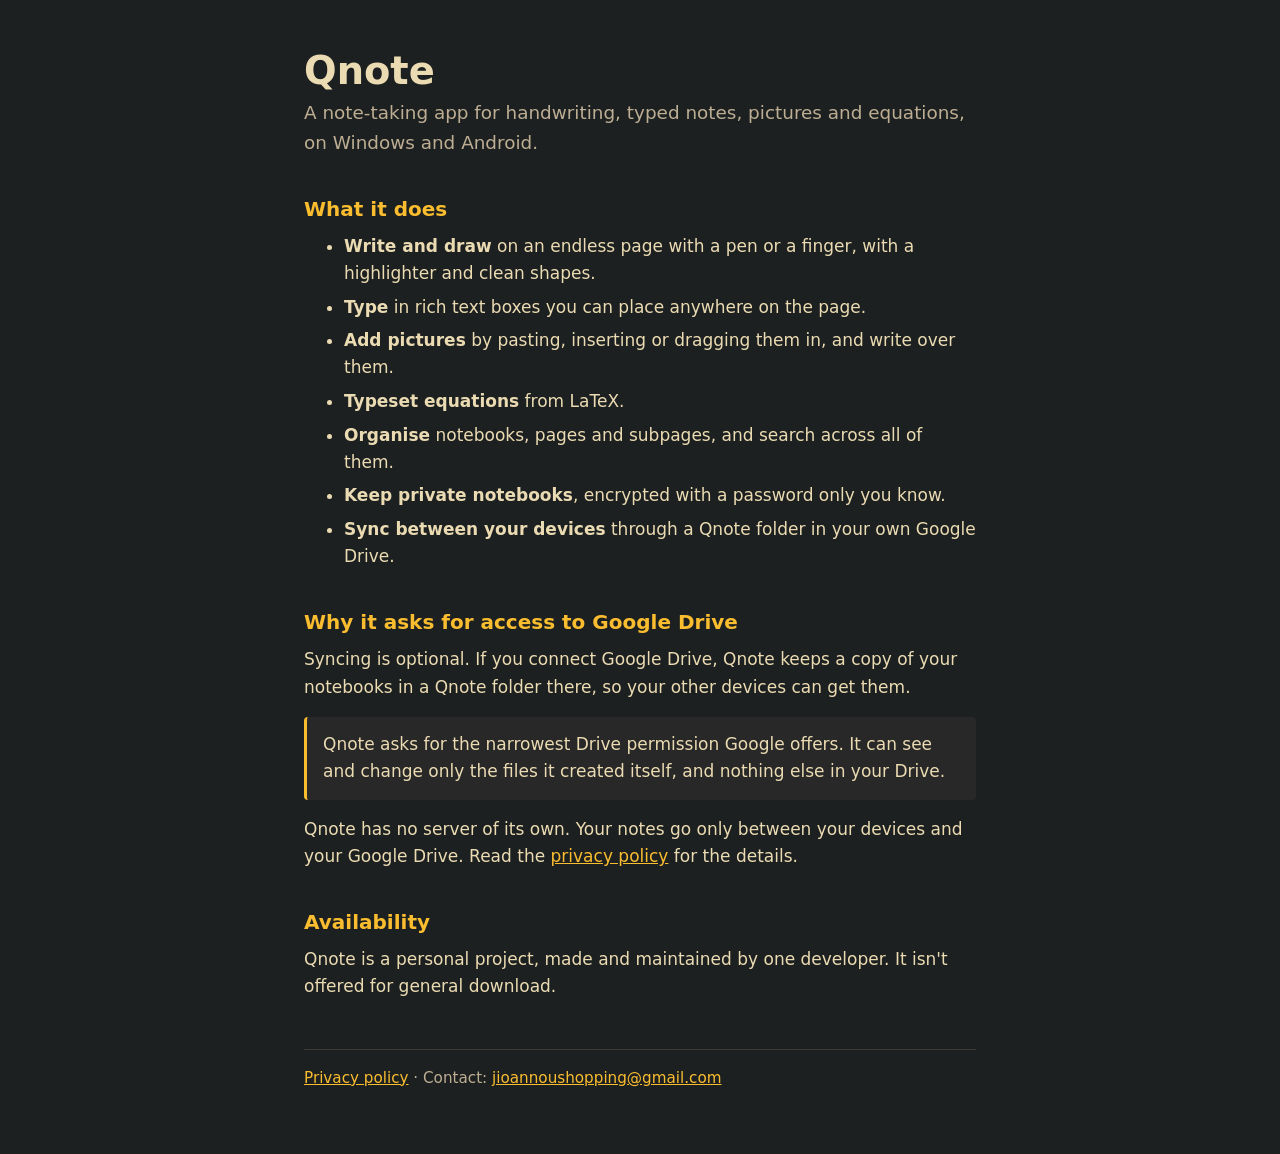
<file: index.html>
<!doctype html>
<html lang="en">
<head>
  <meta charset="utf-8">
  <meta name="viewport" content="width=device-width, initial-scale=1">
  <title>Qnote</title>
  <meta name="description" content="Qnote is a note-taking app for handwriting, typed notes, pictures and equations, on Windows and Android, synced through your own Google Drive.">
  <link rel="stylesheet" href="style.css">
</head>
<body>
<main>
  <h1>Qnote</h1>
  <p class="lead">A note-taking app for handwriting, typed notes, pictures and equations, on Windows and Android.</p>

  <h2>What it does</h2>
  <ul>
    <li><strong>Write and draw</strong> on an endless page with a pen or a finger, with a highlighter and clean shapes.</li>
    <li><strong>Type</strong> in rich text boxes you can place anywhere on the page.</li>
    <li><strong>Add pictures</strong> by pasting, inserting or dragging them in, and write over them.</li>
    <li><strong>Typeset equations</strong> from LaTeX.</li>
    <li><strong>Organise</strong> notebooks, pages and subpages, and search across all of them.</li>
    <li><strong>Keep private notebooks</strong>, encrypted with a password only you know.</li>
    <li><strong>Sync between your devices</strong> through a Qnote folder in your own Google Drive.</li>
  </ul>

  <h2>Why it asks for access to Google Drive</h2>
  <p>Syncing is optional. If you connect Google Drive, Qnote keeps a copy of your notebooks in a Qnote folder there, so your other devices can get them.</p>
  <p class="note">Qnote asks for the narrowest Drive permission Google offers. It can see and change only the files it created itself, and nothing else in your Drive.</p>
  <p>Qnote has no server of its own. Your notes go only between your devices and your Google Drive. Read the <a href="privacy.html">privacy policy</a> for the details.</p>

  <h2>Availability</h2>
  <p>Qnote is a personal project, made and maintained by one developer. It isn't offered for general download.</p>

  <footer>
    <a href="privacy.html">Privacy policy</a> · Contact: <a href="mailto:jioannoushopping@gmail.com">jioannoushopping@gmail.com</a>
  </footer>
</main>
</body>
</html>
</file>
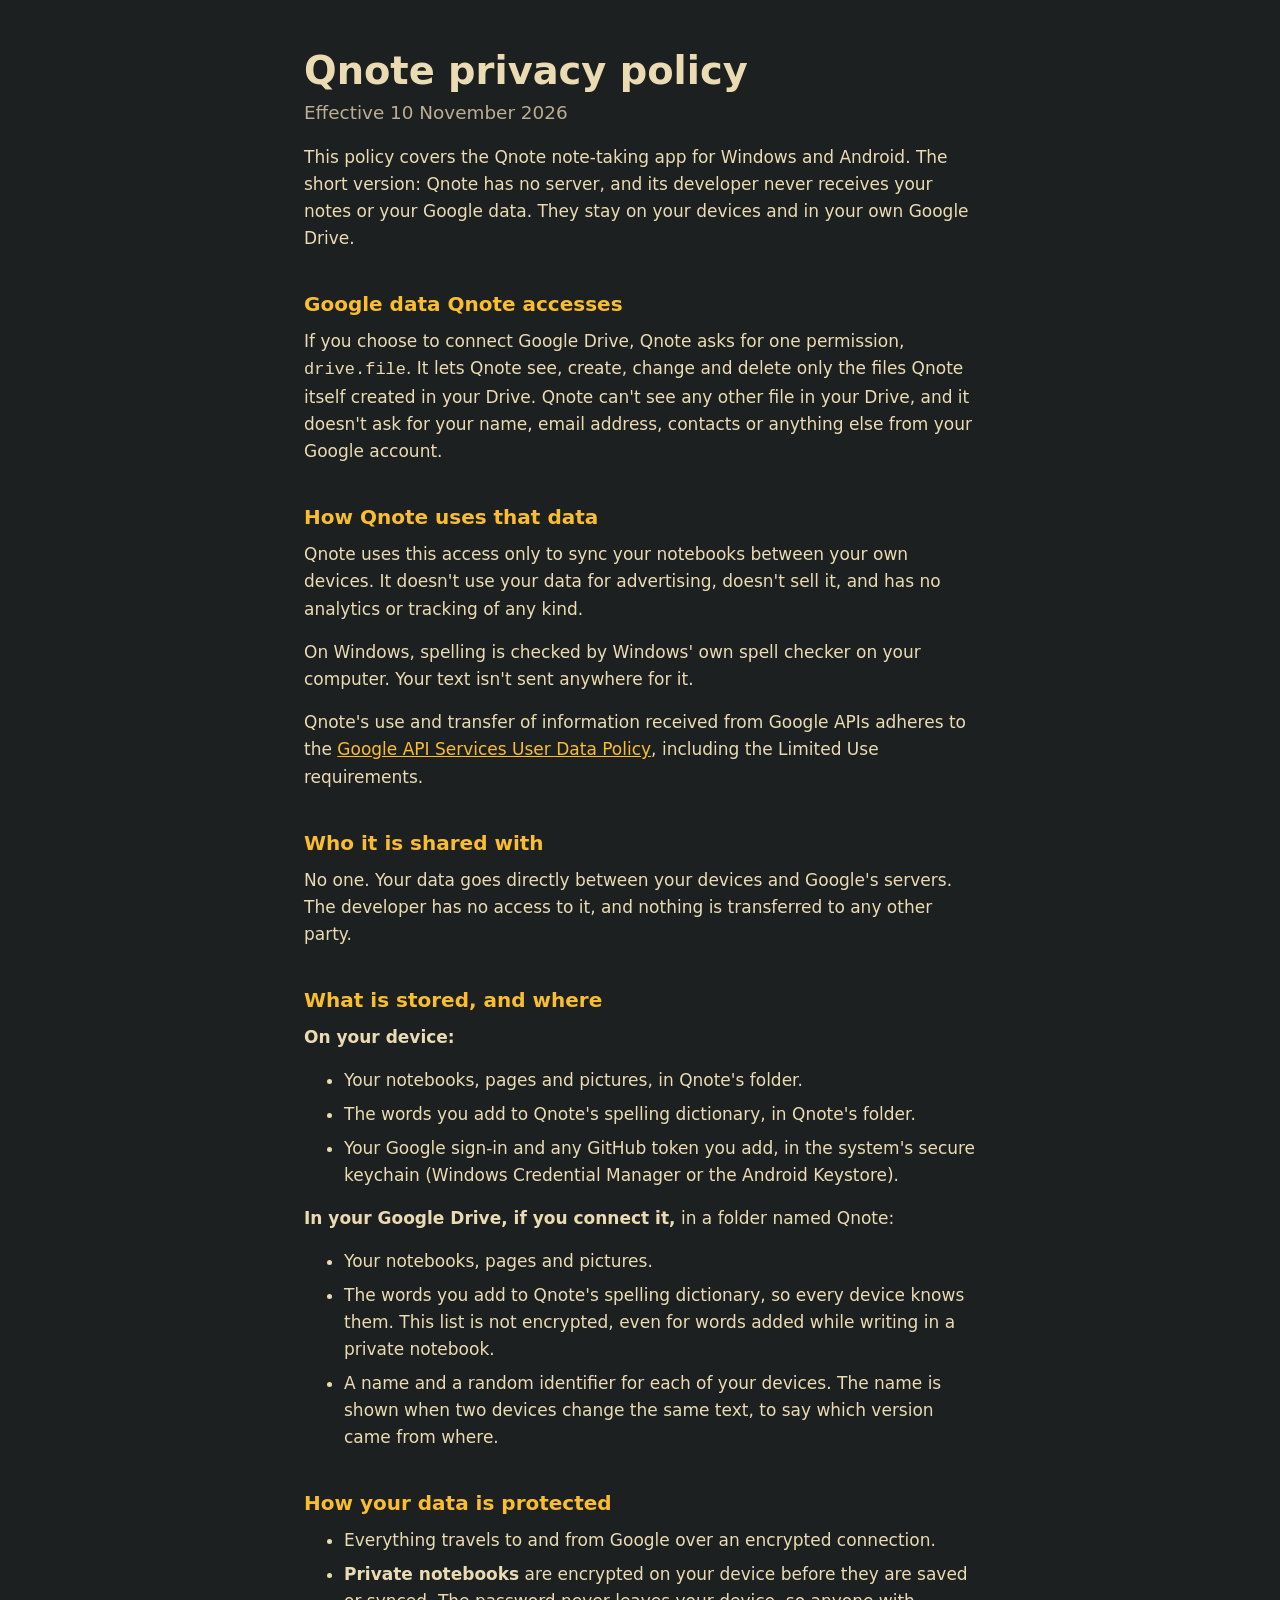
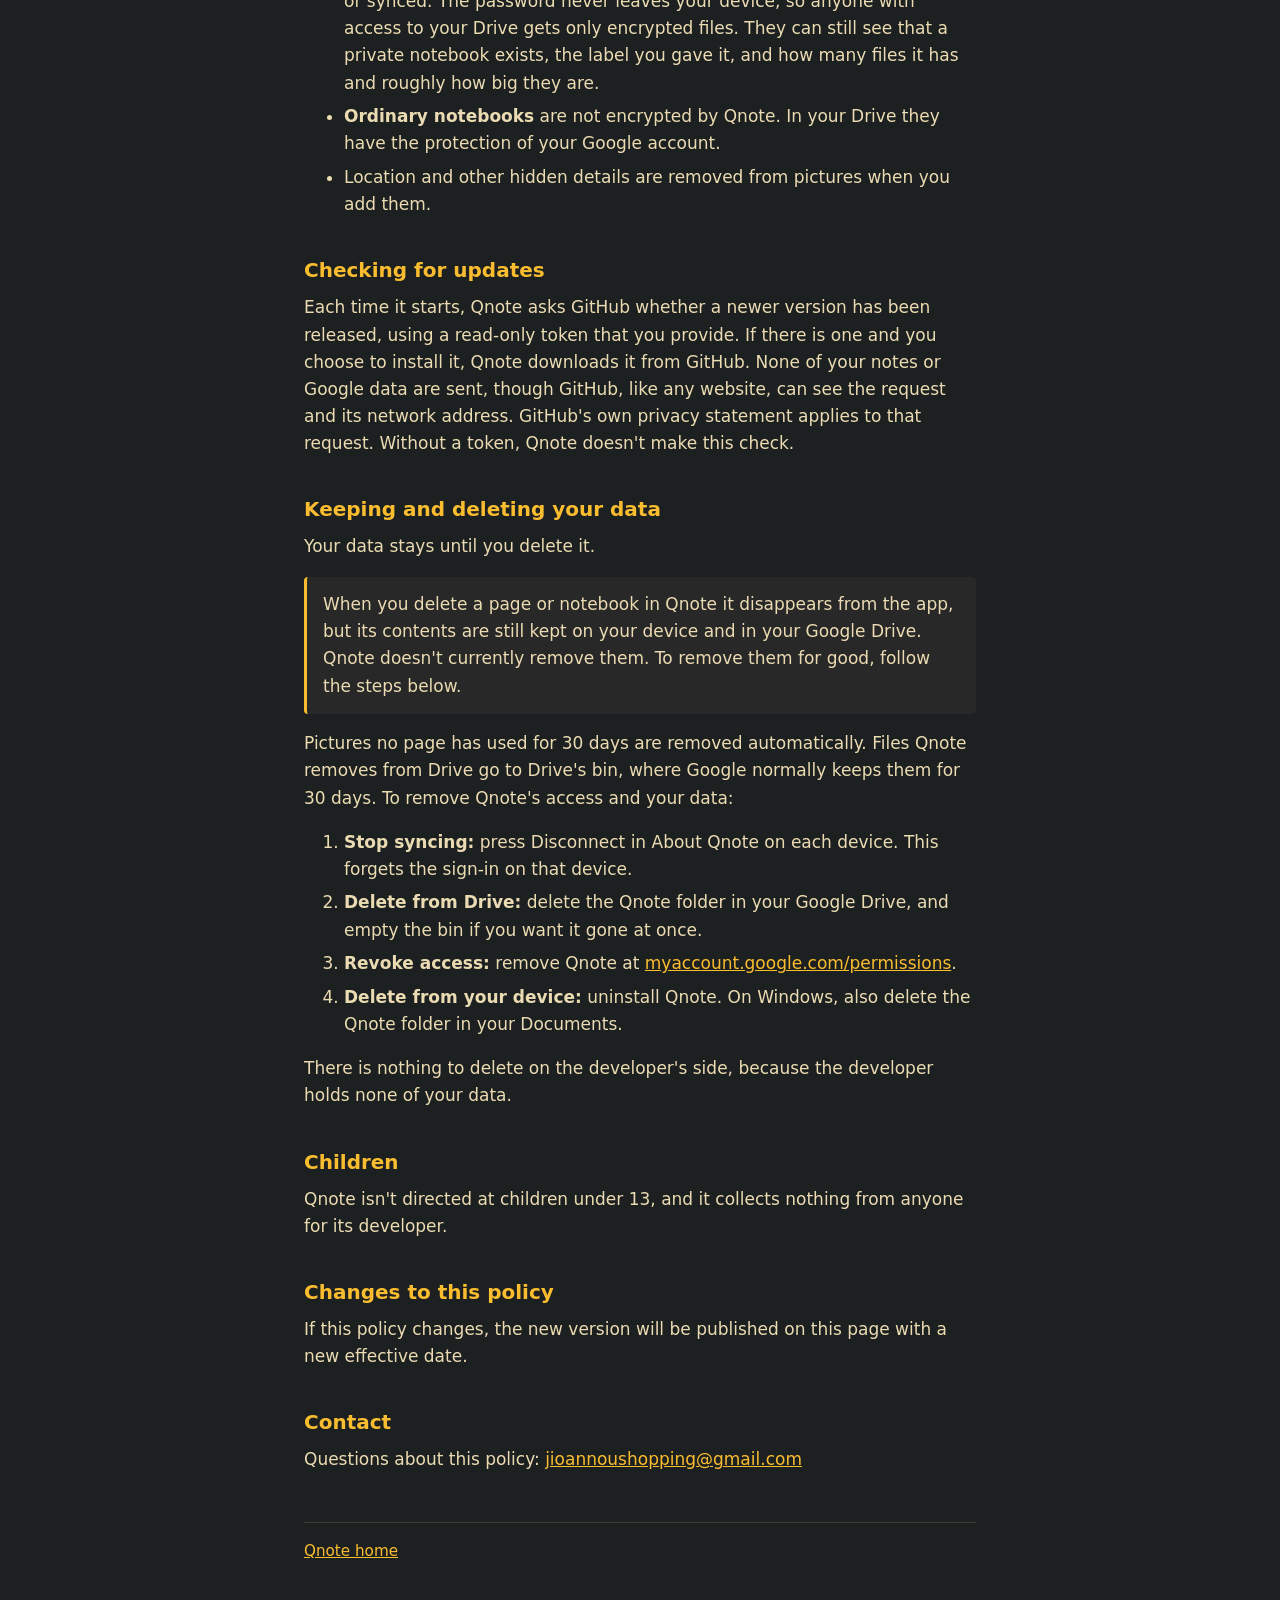
<file: privacy.html>
<!doctype html>
<html lang="en">
<head>
  <meta charset="utf-8">
  <meta name="viewport" content="width=device-width, initial-scale=1">
  <title>Qnote privacy policy</title>
  <meta name="description" content="How the Qnote note-taking app accesses, uses, stores and shares your data.">
  <link rel="stylesheet" href="style.css">
</head>
<body>
<main>
  <h1>Qnote privacy policy</h1>
  <p class="lead">Effective 10 November 2026</p>

  <p>This policy covers the Qnote note-taking app for Windows and Android. The short version: Qnote has no server, and its developer never receives your notes or your Google data. They stay on your devices and in your own Google Drive.</p>

  <h2>Google data Qnote accesses</h2>
  <p>If you choose to connect Google Drive, Qnote asks for one permission, <code>drive.file</code>. It lets Qnote see, create, change and delete only the files Qnote itself created in your Drive. Qnote can't see any other file in your Drive, and it doesn't ask for your name, email address, contacts or anything else from your Google account.</p>

  <h2>How Qnote uses that data</h2>
  <p>Qnote uses this access only to sync your notebooks between your own devices. It doesn't use your data for advertising, doesn't sell it, and has no analytics or tracking of any kind.</p>
  <p>On Windows, spelling is checked by Windows' own spell checker on your computer. Your text isn't sent anywhere for it.</p>
  <p>Qnote's use and transfer of information received from Google APIs adheres to the <a href="https://developers.google.com/terms/api-services-user-data-policy">Google API Services User Data Policy</a>, including the Limited Use requirements.</p>

  <h2>Who it is shared with</h2>
  <p>No one. Your data goes directly between your devices and Google's servers. The developer has no access to it, and nothing is transferred to any other party.</p>

  <h2>What is stored, and where</h2>
  <p><strong>On your device:</strong></p>
  <ul>
    <li>Your notebooks, pages and pictures, in Qnote's folder.</li>
    <li>The words you add to Qnote's spelling dictionary, in Qnote's folder.</li>
    <li>Your Google sign-in and any GitHub token you add, in the system's secure keychain (Windows Credential Manager or the Android Keystore).</li>
  </ul>
  <p><strong>In your Google Drive, if you connect it,</strong> in a folder named Qnote:</p>
  <ul>
    <li>Your notebooks, pages and pictures.</li>
    <li>The words you add to Qnote's spelling dictionary, so every device knows them. This list is not encrypted, even for words added while writing in a private notebook.</li>
    <li>A name and a random identifier for each of your devices. The name is shown when two devices change the same text, to say which version came from where.</li>
  </ul>

  <h2>How your data is protected</h2>
  <ul>
    <li>Everything travels to and from Google over an encrypted connection.</li>
    <li><strong>Private notebooks</strong> are encrypted on your device before they are saved or synced. The password never leaves your device, so anyone with access to your Drive gets only encrypted files. They can still see that a private notebook exists, the label you gave it, and how many files it has and roughly how big they are.</li>
    <li><strong>Ordinary notebooks</strong> are not encrypted by Qnote. In your Drive they have the protection of your Google account.</li>
    <li>Location and other hidden details are removed from pictures when you add them.</li>
  </ul>

  <h2>Checking for updates</h2>
  <p>Each time it starts, Qnote asks GitHub whether a newer version has been released, using a read-only token that you provide. If there is one and you choose to install it, Qnote downloads it from GitHub. None of your notes or Google data are sent, though GitHub, like any website, can see the request and its network address. GitHub's own privacy statement applies to that request. Without a token, Qnote doesn't make this check.</p>

  <h2>Keeping and deleting your data</h2>
  <p>Your data stays until you delete it.</p>
  <p class="note">When you delete a page or notebook in Qnote it disappears from the app, but its contents are still kept on your device and in your Google Drive. Qnote doesn't currently remove them. To remove them for good, follow the steps below.</p>
  <p>Pictures no page has used for 30 days are removed automatically. Files Qnote removes from Drive go to Drive's bin, where Google normally keeps them for 30 days. To remove Qnote's access and your data:</p>
  <ol>
    <li><strong>Stop syncing:</strong> press Disconnect in About Qnote on each device. This forgets the sign-in on that device.</li>
    <li><strong>Delete from Drive:</strong> delete the Qnote folder in your Google Drive, and empty the bin if you want it gone at once.</li>
    <li><strong>Revoke access:</strong> remove Qnote at <a href="https://myaccount.google.com/permissions">myaccount.google.com/permissions</a>.</li>
    <li><strong>Delete from your device:</strong> uninstall Qnote. On Windows, also delete the Qnote folder in your Documents.</li>
  </ol>
  <p>There is nothing to delete on the developer's side, because the developer holds none of your data.</p>

  <h2>Children</h2>
  <p>Qnote isn't directed at children under 13, and it collects nothing from anyone for its developer.</p>

  <h2>Changes to this policy</h2>
  <p>If this policy changes, the new version will be published on this page with a new effective date.</p>

  <h2>Contact</h2>
  <p>Questions about this policy: <a href="mailto:jioannoushopping@gmail.com">jioannoushopping@gmail.com</a></p>

  <footer>
    <a href="index.html">Qnote home</a>
  </footer>
</main>
</body>
</html>
</file>
<file: style.css>
:root {
  --bg: #1d2021;
  --panel: #282828;
  --fg: #ebdbb2;
  --muted: #bdae93;
  --accent: #fabd2f;
  --rule: #3c3836;
}

* {
  box-sizing: border-box;
}

body {
  margin: 0;
  background: var(--bg);
  color: var(--fg);
  font-family: system-ui, -apple-system, "Segoe UI", Roboto, sans-serif;
  font-size: 17px;
  line-height: 1.6;
}

main {
  max-width: 44rem;
  margin: 0 auto;
  padding: 3rem 1rem 4rem;
}

h1 {
  margin: 0 0 0.25rem;
  font-size: 2.4rem;
  line-height: 1.2;
}

h2 {
  margin: 2.25rem 0 0.5rem;
  font-size: 1.25rem;
  color: var(--accent);
}

p,
ul {
  margin: 0 0 1rem;
}

li {
  margin-bottom: 0.4rem;
}

a {
  color: var(--accent);
}

.lead {
  color: var(--muted);
  font-size: 1.15rem;
}

.note {
  padding: 0.9rem 1rem;
  background: var(--panel);
  border-left: 3px solid var(--accent);
  border-radius: 4px;
}

footer {
  margin-top: 3rem;
  padding-top: 1rem;
  border-top: 1px solid var(--rule);
  color: var(--muted);
  font-size: 0.95rem;
}
</file>
